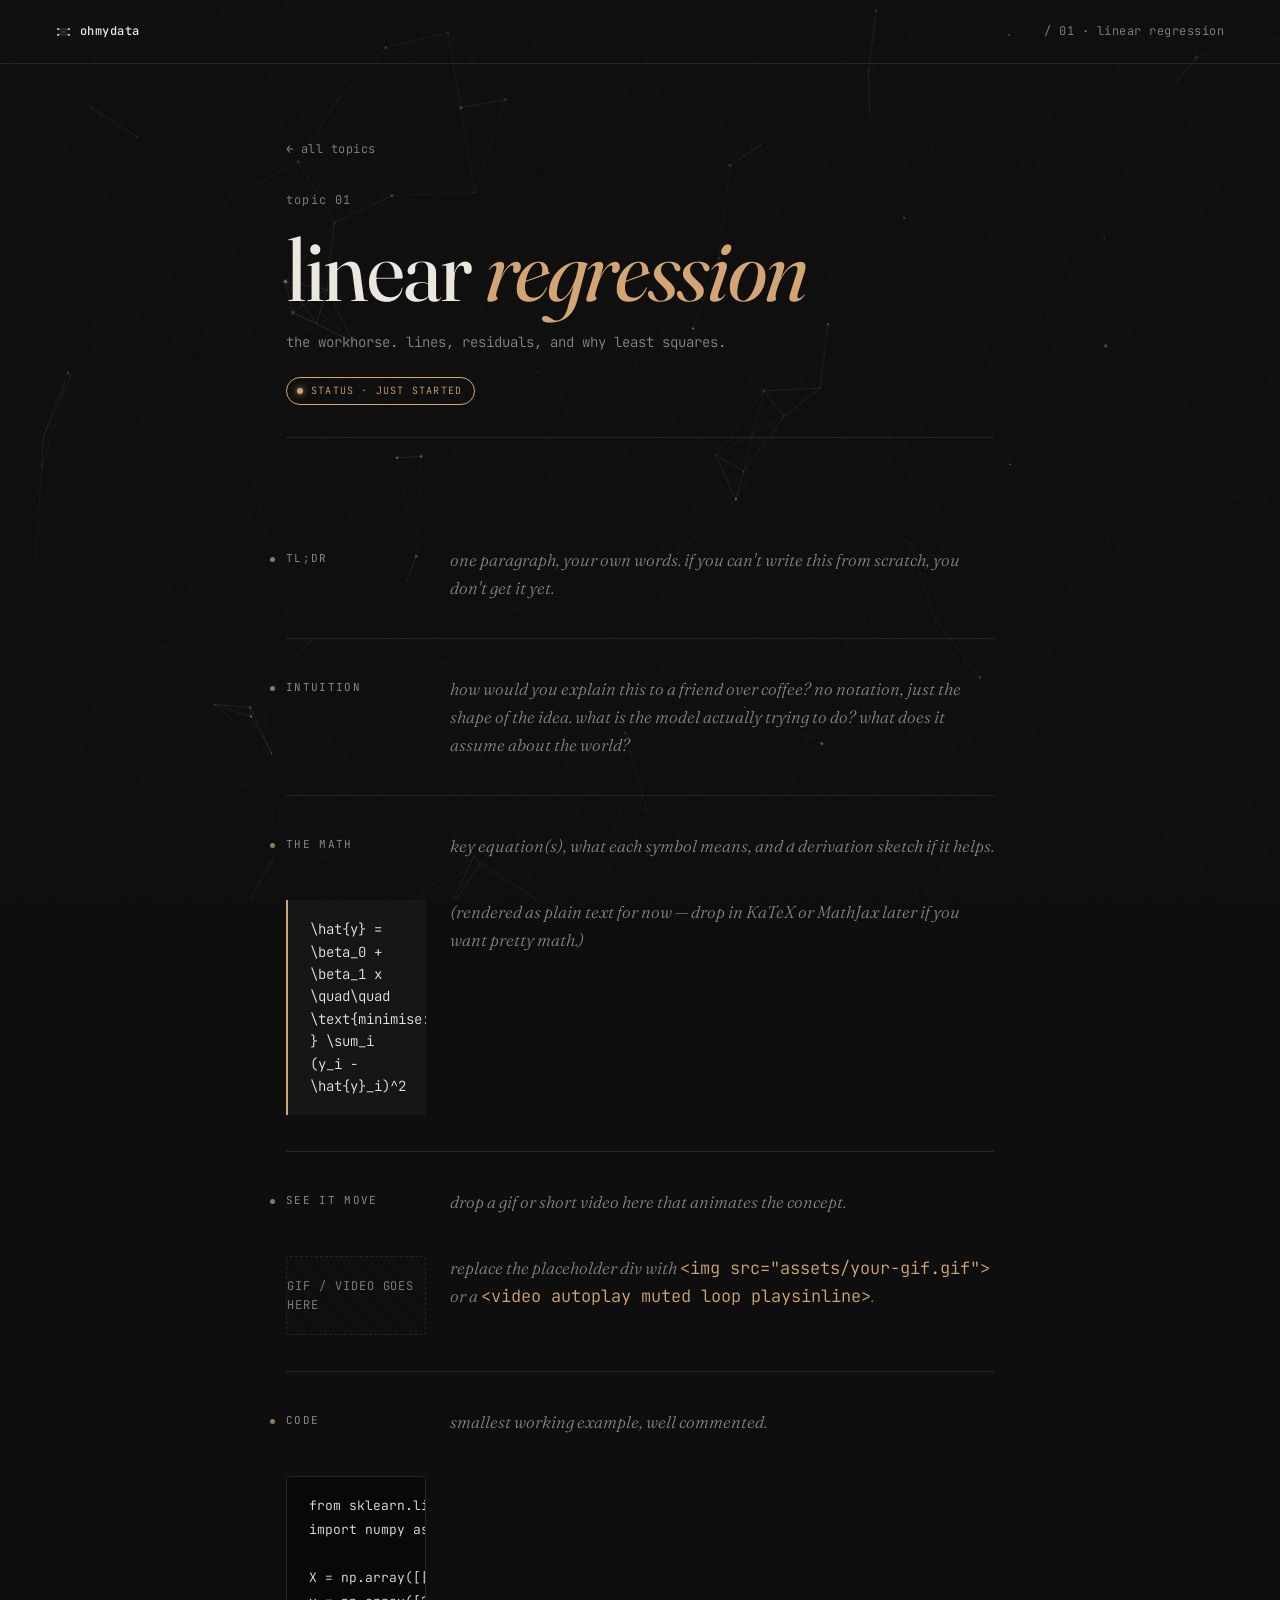
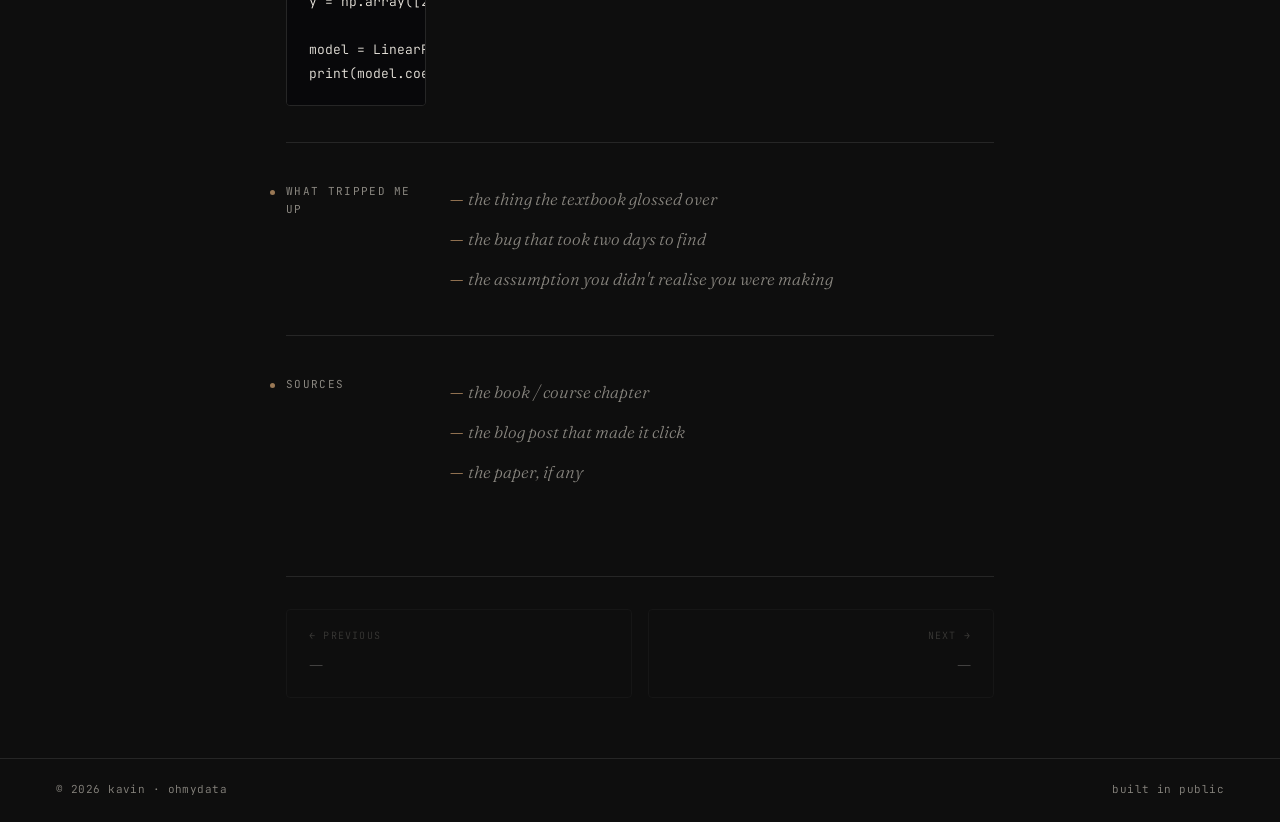
<file: 01-linear-regression.html>
<!DOCTYPE html>
<html lang="en">
<head>
  <meta charset="UTF-8" />
  <meta name="viewport" content="width=device-width, initial-scale=1.0" />
  <title>01 · linear regression — ohmydata</title>
  <link rel="preconnect" href="https://fonts.googleapis.com" />
  <link rel="preconnect" href="https://fonts.gstatic.com" crossorigin />
  <link href="https://fonts.googleapis.com/css2?family=Fraunces:ital,opsz,wght@0,9..144,400;0,9..144,500;1,9..144,400&family=JetBrains+Mono:wght@300;400;500&display=swap" rel="stylesheet" />
  <link rel="stylesheet" href="style.css" />
</head>
<body>
  <header class="topbar">
    <a href="index.html" class="mark"><svg class="mark-icon" viewBox="0 0 18 14" width="15" height="12" aria-hidden="true"><line x1="2.5" y1="3.5" x2="15.5" y2="3.5" stroke="currentColor" stroke-width="0.6" opacity="0.55"/><line x1="2.5" y1="3.5" x2="15.5" y2="10.5" stroke="currentColor" stroke-width="0.6" opacity="0.55"/><line x1="2.5" y1="10.5" x2="15.5" y2="3.5" stroke="currentColor" stroke-width="0.6" opacity="0.55"/><line x1="2.5" y1="10.5" x2="15.5" y2="10.5" stroke="currentColor" stroke-width="0.6" opacity="0.55"/><circle cx="2.5" cy="3.5" r="1.3" fill="currentColor"/><circle cx="2.5" cy="10.5" r="1.3" fill="currentColor"/><circle cx="15.5" cy="3.5" r="1.3" fill="currentColor"/><circle cx="15.5" cy="10.5" r="1.3" fill="currentColor"/></svg>ohmydata</a>
    <span class="meta">/ 01 · linear regression</span>
  </header>

  <main>
    <article class="topic">
      <a href="index.html" class="back">← all topics</a>

      <header class="topic-head">
        <span class="topic-num">topic 01</span>
        <h1 class="topic-title">linear <em>regression</em></h1>
        <p class="topic-tagline">the workhorse. lines, residuals, and why least squares.</p>
        <span class="status-pill">status · just started</span>
      </header>

      <section class="topic-section">
        <h2>tl;dr</h2>
        <p class="placeholder">
          one paragraph, your own words. if you can't write this from scratch, you don't get it yet.
        </p>
      </section>

      <section class="topic-section">
        <h2>intuition</h2>
        <p class="placeholder">
          how would you explain this to a friend over coffee? no notation, just the shape of the idea.
          what is the model actually trying to do? what does it assume about the world?
        </p>
      </section>

      <section class="topic-section">
        <h2>the math</h2>
        <p class="placeholder">
          key equation(s), what each symbol means, and a derivation sketch if it helps.
        </p>
        <div class="math-block">\hat{y} = \beta_0 + \beta_1 x \quad\quad \text{minimise: } \sum_i (y_i - \hat{y}_i)^2</div>
        <p class="placeholder" style="margin-top: 14px;">
          (rendered as plain text for now — drop in KaTeX or MathJax later if you want pretty math.)
        </p>
      </section>

      <section class="topic-section">
        <h2>see it move</h2>
        <p class="placeholder">drop a gif or short video here that animates the concept.</p>
        <div class="visual-placeholder">
          <span>gif / video goes here</span>
        </div>
        <p class="placeholder" style="margin-top: 14px;">
          replace the placeholder div with
          <code style="font-family: var(--font-mono); font-style: normal; color: var(--accent);">&lt;img src="assets/your-gif.gif"&gt;</code>
          or a
          <code style="font-family: var(--font-mono); font-style: normal; color: var(--accent);">&lt;video autoplay muted loop playsinline&gt;</code>.
        </p>
      </section>

      <section class="topic-section">
        <h2>code</h2>
        <p class="placeholder">smallest working example, well commented.</p>
        <pre class="code-block"><code>from sklearn.linear_model import LinearRegression
import numpy as np

X = np.array([[1], [2], [3], [4]])
y = np.array([2, 4, 6, 8])

model = LinearRegression().fit(X, y)
print(model.coef_, model.intercept_)</code></pre>
      </section>

      <section class="topic-section">
        <h2>what tripped me up</h2>
        <ul class="placeholder">
          <li>the thing the textbook glossed over</li>
          <li>the bug that took two days to find</li>
          <li>the assumption you didn't realise you were making</li>
        </ul>
      </section>

      <section class="topic-section">
        <h2>sources</h2>
        <ul class="placeholder">
          <li>the book / course chapter</li>
          <li>the blog post that made it click</li>
          <li>the paper, if any</li>
        </ul>
      </section>

      <nav class="topic-nav">
        <a class="disabled" aria-hidden="true">
        <span class="nav-label">← previous</span>
        <span class="nav-title">—</span>
      </a>
        <a class="nav-next disabled" aria-hidden="true">
        <span class="nav-label">next →</span>
        <span class="nav-title">—</span>
      </a>
      </nav>
    </article>
  </main>

  <footer class="footer">
    <span>© <span id="year"></span> kavin · ohmydata</span>
    <span>built in public</span>
  </footer>

  <script src="script.js"></script>
</body>
</html>
</file>
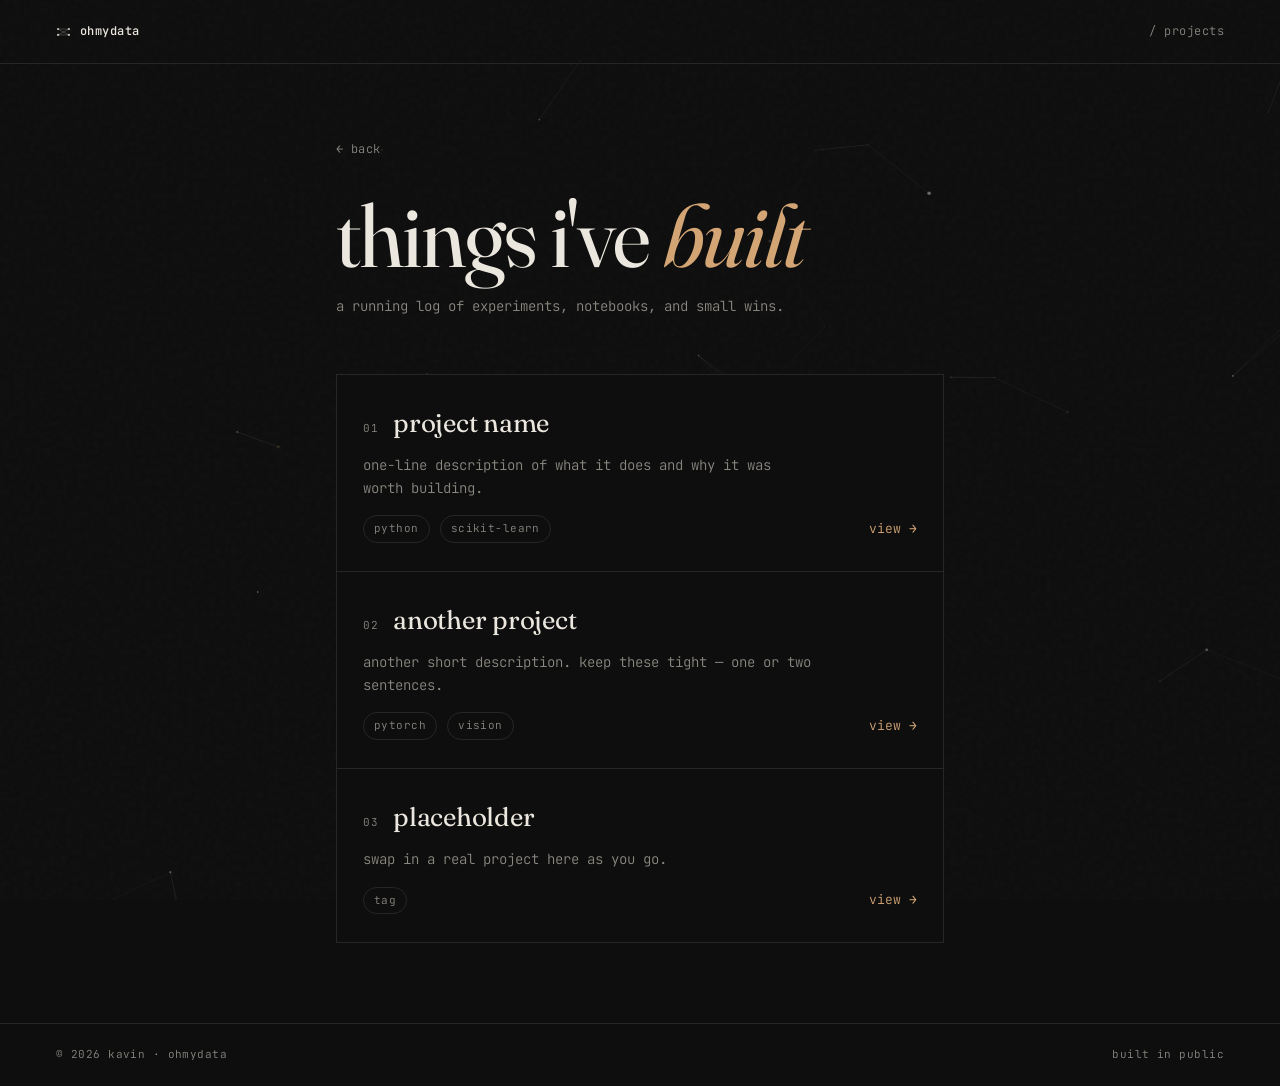
<file: projects.html>
<!DOCTYPE html>
<html lang="en">
<head>
  <meta charset="UTF-8" />
  <meta name="viewport" content="width=device-width, initial-scale=1.0" />
  <title>projects — ohmydata</title>
  <link rel="preconnect" href="https://fonts.googleapis.com" />
  <link rel="preconnect" href="https://fonts.gstatic.com" crossorigin />
  <link href="https://fonts.googleapis.com/css2?family=Fraunces:ital,opsz,wght@0,9..144,400;0,9..144,500;1,9..144,400&family=JetBrains+Mono:wght@300;400;500&display=swap" rel="stylesheet" />
  <link rel="stylesheet" href="style.css" />
</head>
<body>
  <header class="topbar">
    <a href="index.html" class="mark"><svg class="mark-icon" viewBox="0 0 18 14" width="15" height="12" aria-hidden="true"><line x1="2.5" y1="3.5" x2="15.5" y2="3.5" stroke="currentColor" stroke-width="0.6" opacity="0.55"/><line x1="2.5" y1="3.5" x2="15.5" y2="10.5" stroke="currentColor" stroke-width="0.6" opacity="0.55"/><line x1="2.5" y1="10.5" x2="15.5" y2="3.5" stroke="currentColor" stroke-width="0.6" opacity="0.55"/><line x1="2.5" y1="10.5" x2="15.5" y2="10.5" stroke="currentColor" stroke-width="0.6" opacity="0.55"/><circle cx="2.5" cy="3.5" r="1.3" fill="currentColor"/><circle cx="2.5" cy="10.5" r="1.3" fill="currentColor"/><circle cx="15.5" cy="3.5" r="1.3" fill="currentColor"/><circle cx="15.5" cy="10.5" r="1.3" fill="currentColor"/></svg>ohmydata</a>
    <span class="meta">/ projects</span>
  </header>

  <main>
    <section class="page">
      <a href="index.html" class="back">← back</a>
      <h1 class="page-title">things i've <em>built</em></h1>
      <p class="page-sub">a running log of experiments, notebooks, and small wins.</p>

      <!-- duplicate <article class="project"> blocks to add more -->
      <div class="projects">
        <article class="project">
          <div class="project-head">
            <span class="num">01</span>
            <h3>project name</h3>
          </div>
          <p>one-line description of what it does and why it was worth building.</p>
          <div class="project-foot">
            <span class="tag">python</span>
            <span class="tag">scikit-learn</span>
            <a href="#" target="_blank" rel="noopener">view →</a>
          </div>
        </article>

        <article class="project">
          <div class="project-head">
            <span class="num">02</span>
            <h3>another project</h3>
          </div>
          <p>another short description. keep these tight — one or two sentences.</p>
          <div class="project-foot">
            <span class="tag">pytorch</span>
            <span class="tag">vision</span>
            <a href="#" target="_blank" rel="noopener">view →</a>
          </div>
        </article>

        <article class="project">
          <div class="project-head">
            <span class="num">03</span>
            <h3>placeholder</h3>
          </div>
          <p>swap in a real project here as you go.</p>
          <div class="project-foot">
            <span class="tag">tag</span>
            <a href="#" target="_blank" rel="noopener">view →</a>
          </div>
        </article>
      </div>
    </section>
  </main>

  <footer class="footer">
    <span>© <span id="year"></span> kavin · ohmydata</span>
    <span>built in public</span>
  </footer>

  <script src="script.js"></script>
</body>
</html>
</file>
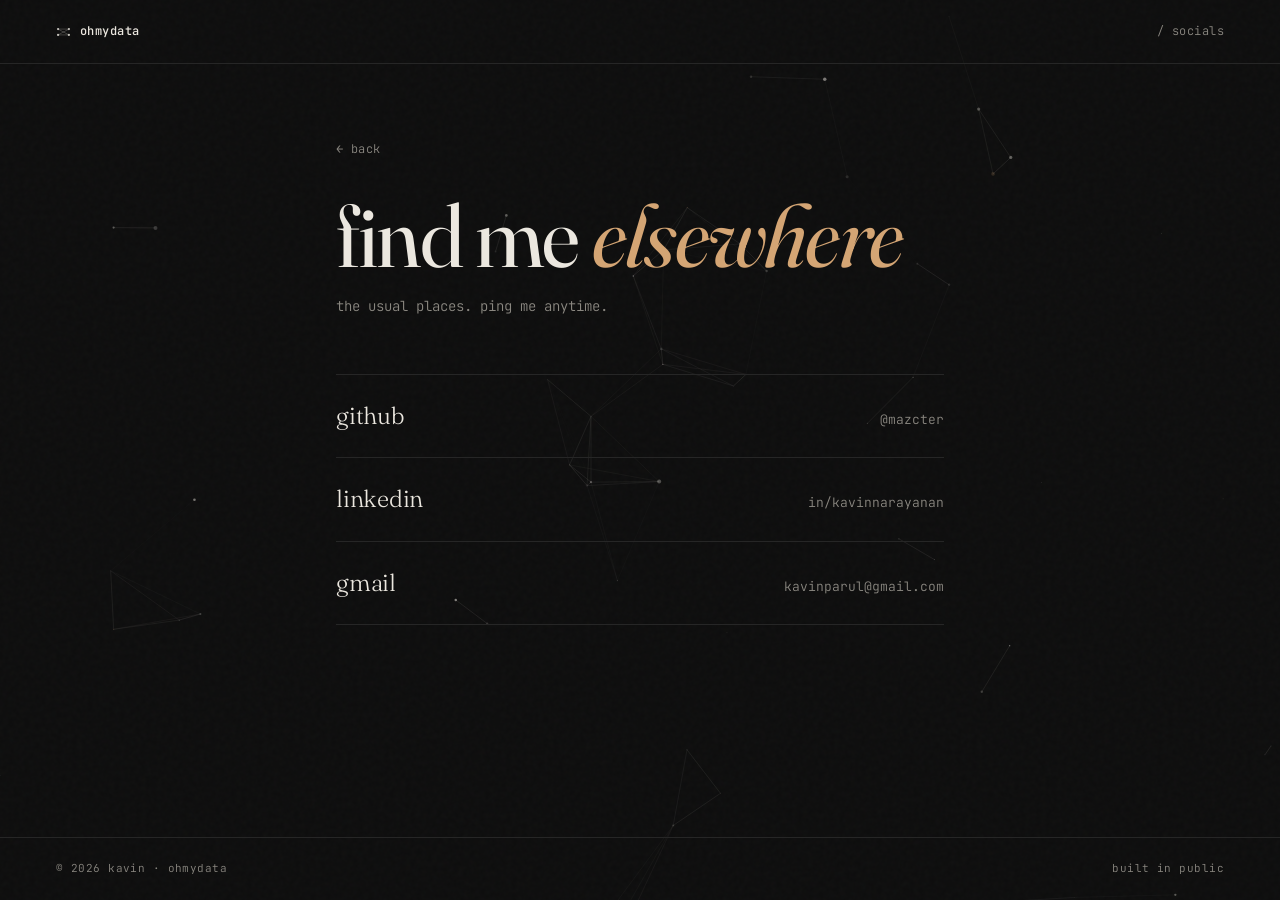
<file: socials.html>
<!DOCTYPE html>
<html lang="en">
<head>
  <meta charset="UTF-8" />
  <meta name="viewport" content="width=device-width, initial-scale=1.0" />
  <title>find me — ohmydata</title>
  <link rel="preconnect" href="https://fonts.googleapis.com" />
  <link rel="preconnect" href="https://fonts.gstatic.com" crossorigin />
  <link href="https://fonts.googleapis.com/css2?family=Fraunces:ital,opsz,wght@0,9..144,400;0,9..144,500;1,9..144,400&family=JetBrains+Mono:wght@300;400;500&display=swap" rel="stylesheet" />
  <link rel="stylesheet" href="style.css" />
</head>
<body>
  <header class="topbar">
    <a href="index.html" class="mark"><svg class="mark-icon" viewBox="0 0 18 14" width="15" height="12" aria-hidden="true"><line x1="2.5" y1="3.5" x2="15.5" y2="3.5" stroke="currentColor" stroke-width="0.6" opacity="0.55"/><line x1="2.5" y1="3.5" x2="15.5" y2="10.5" stroke="currentColor" stroke-width="0.6" opacity="0.55"/><line x1="2.5" y1="10.5" x2="15.5" y2="3.5" stroke="currentColor" stroke-width="0.6" opacity="0.55"/><line x1="2.5" y1="10.5" x2="15.5" y2="10.5" stroke="currentColor" stroke-width="0.6" opacity="0.55"/><circle cx="2.5" cy="3.5" r="1.3" fill="currentColor"/><circle cx="2.5" cy="10.5" r="1.3" fill="currentColor"/><circle cx="15.5" cy="3.5" r="1.3" fill="currentColor"/><circle cx="15.5" cy="10.5" r="1.3" fill="currentColor"/></svg>ohmydata</a>
    <span class="meta">/ socials</span>
  </header>

  <main>
    <section class="page">
      <a href="index.html" class="back">← back</a>
      <h1 class="page-title">find me <em>elsewhere</em></h1>
      <p class="page-sub">the usual places. ping me anytime.</p>

      <!-- edit hrefs to point to your profiles -->
      <ul class="links">
        <li>
          <a href="https://github.com/mazcter" target="_blank" rel="noopener">
            <span class="link-label">github</span>
            <span class="link-handle">@mazcter</span>
          </a>
        </li>
        <li>
          <a href="https://www.linkedin.com/in/kavinnarayanan" target="_blank" rel="noopener">
            <span class="link-label">linkedin</span>
            <span class="link-handle">in/kavinnarayanan</span>
          </a>
        </li>
      
        <li>
          <a href="mailto:kavinparul@gmail.com">
            <span class="link-label">gmail</span>
            <span class="link-handle">kavinparul@gmail.com</span>
          </a>
        </li>
      </ul>
    </section>
  </main>

  <footer class="footer">
    <span>© <span id="year"></span> kavin · ohmydata</span>
    <span>built in public</span>
  </footer>

  <script src="script.js"></script>
</body>
</html>
</file>
<file: style.css>
/* ─────────────────────────────────────────────────────────────
   ohmydata — minimal editorial theme
   palette, type, layout, components
   ───────────────────────────────────────────────────────────── */

:root {
  --bg: #0e0e0e;
  --bg-soft: #161616;
  --line: #262626;
  --ink: #ebe7df;
  --ink-dim: #8a8780;
  --accent: #d4a574;       /* warm amber */
  --accent-soft: #d4a57422;

  --font-display: 'Fraunces', 'Times New Roman', serif;
  --font-mono: 'JetBrains Mono', ui-monospace, monospace;

  --max: 1100px;
  --pad-x: clamp(20px, 5vw, 56px);
}

* { box-sizing: border-box; margin: 0; padding: 0; }

html { scroll-behavior: smooth; height: 100%; }

body {
  background: var(--bg);
  color: var(--ink);
  font-family: var(--font-mono);
  font-weight: 300;
  font-size: 15px;
  line-height: 1.6;
  min-height: 100vh;
  min-height: 100dvh;
  display: flex;
  flex-direction: column;
  -webkit-font-smoothing: antialiased;
}

/* gaussian particle field (canvas, injected by script.js) */
.noise-bg {
  position: fixed;
  inset: 0;
  z-index: 0;
  pointer-events: none;
}

/* subtle grain overlay layered on top of particles for warmth */
body::before {
  content: '';
  position: fixed;
  inset: 0;
  pointer-events: none;
  z-index: 1;
  opacity: 0.025;
  background-image: url("data:image/svg+xml,%3Csvg viewBox='0 0 200 200' xmlns='http://www.w3.org/2000/svg'%3E%3Cfilter id='n'%3E%3CfeTurbulence type='fractalNoise' baseFrequency='0.85' numOctaves='2'/%3E%3C/filter%3E%3Crect width='100%25' height='100%25' filter='url(%23n)'/%3E%3C/svg%3E");
}

main { flex: 1 0 auto; position: relative; z-index: 2; }

/* ─── topbar ─── */
.topbar {
  display: flex;
  justify-content: space-between;
  align-items: center;
  padding: 22px var(--pad-x);
  border-bottom: 1px solid var(--line);
  font-size: 12px;
  letter-spacing: 0.04em;
  position: relative;
  z-index: 3;
}
.mark {
  color: var(--ink);
  text-decoration: none;
  font-weight: 500;
  display: inline-flex;
  align-items: center;
  gap: 9px;
}
.mark:hover { color: var(--accent); }
.mark-icon {
  opacity: 0.85;
  transition: opacity 0.3s ease, transform 0.4s ease;
}
.mark:hover .mark-icon {
  opacity: 1;
  transform: translateX(1px);
}
.meta { color: var(--ink-dim); }

/* ─── hero ─── */
.hero {
  max-width: var(--max);
  margin: 0 auto;
  padding: clamp(60px, 12vh, 130px) var(--pad-x) clamp(60px, 10vh, 100px);
}

.title {
  font-family: var(--font-display);
  font-weight: 400;
  font-size: clamp(64px, 13vw, 160px);
  line-height: 0.95;
  letter-spacing: -0.03em;
  margin-bottom: 40px;
  color: var(--ink);
}
.title em {
  font-style: italic;
  color: var(--accent);
  font-weight: 400;
}
.title-ohmy { display: inline; }
.title-data {
  display: inline;
  font-style: italic;
  color: var(--ink-dim);
}

.about {
  max-width: 560px;
  font-size: 15px;
  line-height: 1.75;
  color: var(--ink);
  margin-bottom: 48px;
}

/* ─── about row + dancing wizard ─── */
.about-row {
  display: flex;
  align-items: center;
  gap: 40px;
  margin-bottom: 48px;
}
.about-row .about { margin-bottom: 0; }

.wizard-wrap {
  flex-shrink: 0;
  /* Y-axis bounce — the "step" half of the candyfloss */
  animation: candyfloss-bounce 0.66s ease-in-out infinite;
}

.wizard-sprite {
  width: 96px;
  height: auto;
  display: block;
  image-rendering: pixelated;
  image-rendering: -moz-crisp-edges;
  /* lateral sway — the "candyfloss" half (twice the period of the bounce) */
  transform-origin: 50% 95%;
  animation: candyfloss-sway 1.32s ease-in-out infinite;
  filter: drop-shadow(0 6px 0 rgba(0,0,0,0.18));
}

.wiz-dice {
  transform-box: fill-box;
  transform-origin: center;
  animation: dice-wobble 0.66s ease-in-out infinite;
}

@keyframes candyfloss-sway {
  0%, 100% { transform: rotate(-6deg); }
  50%      { transform: rotate(6deg); }
}
@keyframes candyfloss-bounce {
  0%, 100% { transform: translateY(0); }
  50%      { transform: translateY(-5px); }
}
@keyframes dice-wobble {
  0%, 100% { transform: rotate(-14deg) translateY(0.3px); }
  50%      { transform: rotate(14deg) translateY(-0.3px); }
}

@media (prefers-reduced-motion: reduce) {
  .wizard-wrap, .wizard-sprite, .wiz-dice { animation: none; }
}
.about strong {
  color: var(--accent);
  font-weight: 500;
}
.about em {
  font-family: var(--font-display);
  font-style: italic;
  font-size: 1.1em;
  color: var(--ink);
}

/* ─── buttons ─── */
.cta-row {
  display: flex;
  gap: 14px;
  flex-wrap: wrap;
}
.btn {
  display: inline-flex;
  align-items: center;
  gap: 10px;
  padding: 13px 22px;
  background: var(--ink);
  color: var(--bg);
  text-decoration: none;
  font-family: var(--font-mono);
  font-size: 13px;
  font-weight: 400;
  letter-spacing: 0.02em;
  border: 1px solid var(--ink);
  border-radius: 999px;
  transition: all 0.25s ease;
}
.btn:hover {
  background: var(--accent);
  border-color: var(--accent);
  color: var(--bg);
  transform: translateY(-1px);
}
.btn:hover svg { transform: translateX(3px); }
.btn svg { transition: transform 0.25s ease; }

.btn-ghost {
  background: transparent;
  color: var(--ink);
  border-color: var(--line);
}
.btn-ghost:hover {
  background: transparent;
  color: var(--accent);
  border-color: var(--accent);
}

/* ─── topics / carousel ─── */
.topics {
  max-width: var(--max);
  margin: 0 auto;
  padding: 0 var(--pad-x) 100px;
}
.topics-head {
  display: flex;
  justify-content: space-between;
  align-items: baseline;
  margin-bottom: 32px;
  padding-bottom: 18px;
  border-bottom: 1px solid var(--line);
}
.topics-head h2 {
  font-family: var(--font-display);
  font-style: italic;
  font-weight: 400;
  font-size: clamp(22px, 3vw, 30px);
  letter-spacing: -0.01em;
}
.controls { display: flex; gap: 8px; }
.ctrl {
  width: 36px;
  height: 36px;
  border: 1px solid var(--line);
  background: transparent;
  color: var(--ink);
  font-family: var(--font-mono);
  font-size: 14px;
  cursor: pointer;
  border-radius: 999px;
  transition: all 0.2s ease;
}
.ctrl:hover {
  border-color: var(--accent);
  color: var(--accent);
}

.track {
  display: flex;
  gap: 18px;
  overflow-x: auto;
  scroll-snap-type: x mandatory;
  scroll-behavior: smooth;
  padding-bottom: 12px;
  scrollbar-width: thin;
  scrollbar-color: var(--line) transparent;
}
.track::-webkit-scrollbar { height: 4px; }
.track::-webkit-scrollbar-track { background: transparent; }
.track::-webkit-scrollbar-thumb { background: var(--line); border-radius: 4px; }
.track::-webkit-scrollbar-thumb:hover { background: var(--accent); }

.card {
  flex: 0 0 320px;
  scroll-snap-align: start;
  border: 1px solid var(--line);
  border-radius: 4px;
  overflow: hidden;
  background: var(--bg-soft);
  text-decoration: none;
  color: inherit;
  display: block;
  transition: border-color 0.25s ease, transform 0.25s ease;
}
.card:hover {
  border-color: var(--accent);
  transform: translateY(-3px);
}
.media {
  aspect-ratio: 3 / 2;
  overflow: hidden;
  background: #000;
}
.media img,
.media video {
  width: 100%;
  height: 100%;
  object-fit: cover;
  display: block;
}
.card-body { padding: 18px 20px 22px; }
.num {
  display: block;
  font-size: 11px;
  color: var(--ink-dim);
  letter-spacing: 0.1em;
  margin-bottom: 6px;
}
.card h3 {
  font-family: var(--font-display);
  font-weight: 400;
  font-size: 22px;
  letter-spacing: -0.01em;
  margin-bottom: 6px;
  color: var(--ink);
}
.card p {
  font-size: 13px;
  color: var(--ink-dim);
  line-height: 1.55;
}

/* ─── subpage layout (socials, projects) ─── */
.page {
  max-width: 720px;
  margin: 0 auto;
  padding: clamp(40px, 8vh, 80px) var(--pad-x) 80px;
}
.back {
  display: inline-block;
  color: var(--ink-dim);
  text-decoration: none;
  font-size: 12px;
  letter-spacing: 0.04em;
  margin-bottom: 32px;
  transition: color 0.2s ease;
}
.back:hover { color: var(--accent); }
.page-title {
  font-family: var(--font-display);
  font-weight: 400;
  font-size: clamp(48px, 8vw, 88px);
  line-height: 1;
  letter-spacing: -0.02em;
  margin-bottom: 16px;
}
.page-title em {
  font-style: italic;
  color: var(--accent);
}
.page-sub {
  color: var(--ink-dim);
  margin-bottom: 56px;
  font-size: 14px;
}

/* ─── socials list ─── */
.links { list-style: none; }
.links li {
  border-top: 1px solid var(--line);
}
.links li:last-child { border-bottom: 1px solid var(--line); }
.links a {
  display: flex;
  justify-content: space-between;
  align-items: baseline;
  padding: 22px 0;
  text-decoration: none;
  color: var(--ink);
  transition: padding 0.25s ease, color 0.25s ease;
}
.links a:hover {
  padding-left: 14px;
  color: var(--accent);
}
.link-label {
  font-family: var(--font-display);
  font-size: 24px;
  letter-spacing: -0.01em;
}
.link-handle {
  color: var(--ink-dim);
  font-size: 13px;
}
.links a:hover .link-handle { color: var(--accent); }

/* ─── projects ─── */
.projects {
  display: grid;
  gap: 1px;
  background: var(--line);
  border: 1px solid var(--line);
}
.project {
  background: var(--bg);
  padding: 28px 26px;
  transition: background 0.2s ease;
}
.project:hover { background: var(--bg-soft); }
.project-head {
  display: flex;
  align-items: baseline;
  gap: 14px;
  margin-bottom: 10px;
}
.project-head .num {
  display: inline;
  margin-bottom: 0;
}
.project-head h3 {
  font-family: var(--font-display);
  font-weight: 400;
  font-size: 26px;
  letter-spacing: -0.01em;
}
.project p {
  color: var(--ink-dim);
  font-size: 14px;
  margin-bottom: 16px;
  max-width: 56ch;
}
.project-foot {
  display: flex;
  gap: 10px;
  align-items: center;
  flex-wrap: wrap;
}
.tag {
  font-size: 11px;
  padding: 4px 10px;
  border: 1px solid var(--line);
  border-radius: 999px;
  color: var(--ink-dim);
  letter-spacing: 0.04em;
}
.project-foot a {
  margin-left: auto;
  color: var(--accent);
  text-decoration: none;
  font-size: 13px;
}
.project-foot a:hover { text-decoration: underline; }

/* ─── footer ─── */
.footer {
  flex-shrink: 0;
  display: flex;
  justify-content: space-between;
  padding: 22px var(--pad-x);
  border-top: 1px solid var(--line);
  font-size: 11px;
  color: var(--ink-dim);
  letter-spacing: 0.04em;
  position: relative;
  z-index: 3;
}

/* ─── responsive ─── */
@media (max-width: 700px) {
  .about-row {
    flex-direction: column;
    align-items: flex-start;
    gap: 28px;
  }
  .wizard-sprite { width: 80px; }
}

@media (max-width: 600px) {
  .topbar { font-size: 11px; }
  .card { flex: 0 0 78vw; }
  .links a { padding: 18px 0; }
  .link-label { font-size: 20px; }
  .project-head h3 { font-size: 22px; }
  .footer { flex-direction: column; gap: 6px; }
  .topic-title { font-size: clamp(38px, 11vw, 60px) !important; }
  .topic-section { grid-template-columns: 1fr !important; }
  .topic-section h2 { margin-bottom: 12px !important; }
}

/* ─── topic page ─── */
.topic {
  max-width: 820px;
  margin: 0 auto;
  padding: clamp(40px, 8vh, 80px) var(--pad-x) 60px;
}
.topic-head {
  margin-bottom: 72px;
  padding-bottom: 32px;
  border-bottom: 1px solid var(--line);
}
.topic-num {
  display: block;
  font-size: 12px;
  letter-spacing: 0.1em;
  color: var(--ink-dim);
  margin-bottom: 14px;
}
.topic-title {
  font-family: var(--font-display);
  font-weight: 400;
  font-size: clamp(48px, 8vw, 88px);
  line-height: 1;
  letter-spacing: -0.02em;
  margin-bottom: 18px;
}
.topic-title em {
  font-style: italic;
  color: var(--accent);
}
.topic-tagline {
  color: var(--ink-dim);
  font-size: 14px;
  margin-bottom: 24px;
  max-width: 56ch;
}
.status-pill {
  display: inline-flex;
  align-items: center;
  gap: 8px;
  font-size: 10px;
  letter-spacing: 0.12em;
  text-transform: uppercase;
  padding: 5px 12px 5px 10px;
  border: 1px solid var(--accent);
  color: var(--accent);
  border-radius: 999px;
}
.status-pill::before {
  content: '';
  display: inline-block;
  width: 6px;
  height: 6px;
  border-radius: 50%;
  background: var(--accent);
  animation: pulse 2.4s ease-in-out infinite;
  box-shadow: 0 0 6px var(--accent);
}
@keyframes pulse {
  0%, 100% { opacity: 1; transform: scale(1); }
  50%      { opacity: 0.35; transform: scale(0.7); }
}

/* sections use a hanging label on the left */
.topic-section {
  display: grid;
  grid-template-columns: 140px 1fr;
  gap: 24px;
  padding: 36px 0;
  border-bottom: 1px solid var(--line);
}
.topic-section:last-of-type { border-bottom: none; }
.topic-section h2 {
  font-family: var(--font-mono);
  font-weight: 400;
  font-size: 11px;
  letter-spacing: 0.12em;
  text-transform: uppercase;
  color: var(--ink-dim);
  padding-top: 4px;
  position: relative;
}
.topic-section h2::before {
  content: '';
  position: absolute;
  left: -16px;
  top: 11px;
  width: 5px;
  height: 5px;
  border-radius: 50%;
  background: var(--accent);
  opacity: 0.7;
}
.topic-section .placeholder,
.topic-section p,
.topic-section ul,
.topic-section ol {
  font-size: 15px;
  line-height: 1.75;
  color: var(--ink);
}
.topic-section .placeholder {
  color: var(--ink-dim);
  font-style: italic;
  font-family: var(--font-display);
  font-size: 17px;
  line-height: 1.65;
}
.topic-section ul.placeholder,
.topic-section ol.placeholder {
  list-style: none;
  padding-left: 0;
}
.topic-section ul.placeholder li {
  padding: 6px 0 6px 18px;
  position: relative;
}
.topic-section ul.placeholder li::before {
  content: '—';
  position: absolute;
  left: 0;
  color: var(--accent);
}

/* math block (LaTeX shown as-is until you wire up KaTeX/MathJax) */
.math-block {
  margin-top: 16px;
  padding: 18px 22px;
  border-left: 2px solid var(--accent);
  background: var(--bg-soft);
  font-family: var(--font-mono);
  font-size: 14px;
  color: var(--ink);
  overflow-x: auto;
}

/* visual placeholder where a gif/video will go */
.visual-placeholder {
  margin-top: 16px;
  aspect-ratio: 16 / 9;
  border: 1px dashed var(--line);
  border-radius: 4px;
  display: flex;
  align-items: center;
  justify-content: center;
  color: var(--ink-dim);
  font-size: 12px;
  letter-spacing: 0.08em;
  text-transform: uppercase;
  background:
    repeating-linear-gradient(
      45deg,
      transparent 0 8px,
      rgba(255,255,255,0.012) 8px 16px
    );
}
.visual-placeholder span { user-select: none; }

/* code block */
.code-block {
  margin-top: 16px;
  padding: 18px 22px;
  background: #08080a;
  border: 1px solid var(--line);
  border-radius: 4px;
  overflow-x: auto;
}
.code-block code {
  font-family: var(--font-mono);
  font-size: 13px;
  line-height: 1.7;
  color: var(--ink);
  white-space: pre;
}

/* prev / next */
.topic-nav {
  display: grid;
  grid-template-columns: 1fr 1fr;
  gap: 16px;
  margin-top: 48px;
  padding-top: 32px;
  border-top: 1px solid var(--line);
}
.topic-nav a {
  display: flex;
  flex-direction: column;
  gap: 6px;
  padding: 18px 22px;
  border: 1px solid var(--line);
  border-radius: 4px;
  text-decoration: none;
  color: var(--ink);
  font-size: 13px;
  transition: border-color 0.2s ease, background 0.2s ease;
}
.topic-nav a:hover {
  border-color: var(--accent);
  background: var(--bg-soft);
}
.topic-nav .nav-label {
  font-size: 10px;
  letter-spacing: 0.12em;
  text-transform: uppercase;
  color: var(--ink-dim);
}
.topic-nav .nav-title {
  font-family: var(--font-display);
  font-size: 18px;
}
.topic-nav .nav-next { text-align: right; align-items: flex-end; }
.topic-nav a.disabled {
  opacity: 0.35;
  pointer-events: none;
}
</file>
